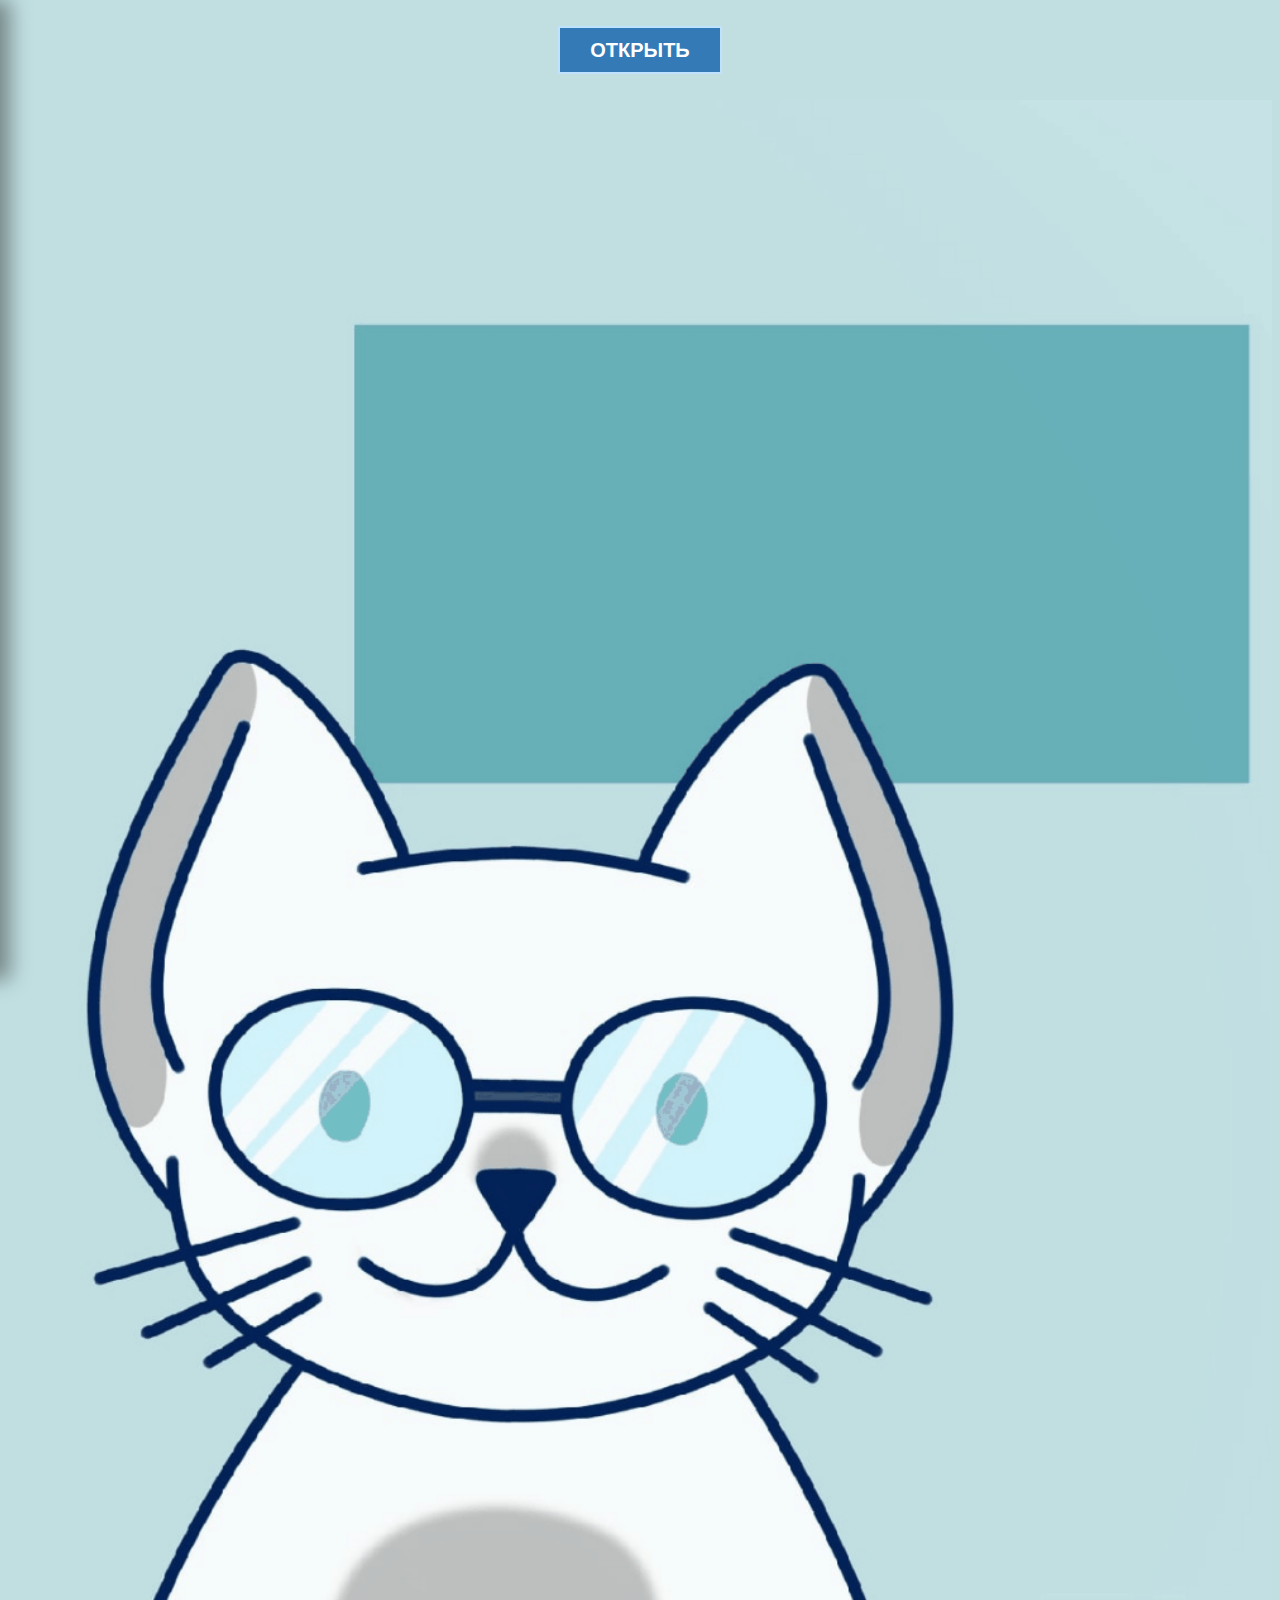
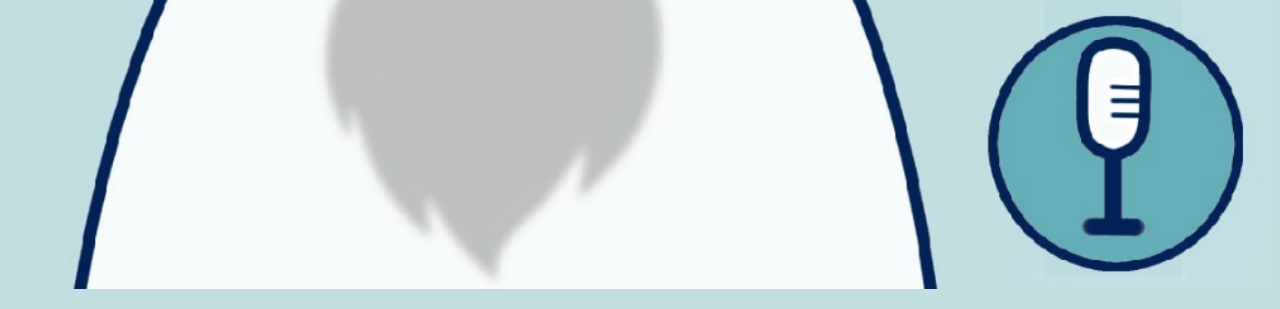
<file: index.html>
<!DOCTYPE html>
<html lang="ru">
<head>
    <meta name="viewport" content="width=device-width, initial-scale=1.0">
    <link rel="stylesheet" href="./styles/style.css">
</head>
<body>
    <p class="bg"></p>
    <input type="checkbox" id="side-checkbox" />
    <div class="side-panel">
        <label class="side-button-2" for="side-checkbox">+</label>    
        <div class="side-title">Главное меню:</div>
        <a href="./pages/info1.html" class="border-button">Новости</a></p>
        <a href="./pages/info2.html" class="border-button">Чат-бот</a></p>
            <a href="./pages/info3.html" class="border-button">Оформление справок/льготы</a></p>
                <a href="./pages/info4.html" class="border-button">Библиотека ВУЗА</a></p>
    </div>
    <div class="side-button-1-wr">
        <label class="side-button-1" for="side-checkbox">
            <div class="side-b side-open">Открыть</div>
            <div class="side-b side-close">Закрыть</div>
        </label>
    </div>
    
    <p><div style="text-align: center;"><img src="./images/2.jpeg.gif" width="100%" height="100%"></p>
    </div>
</body>
</html>
</file>
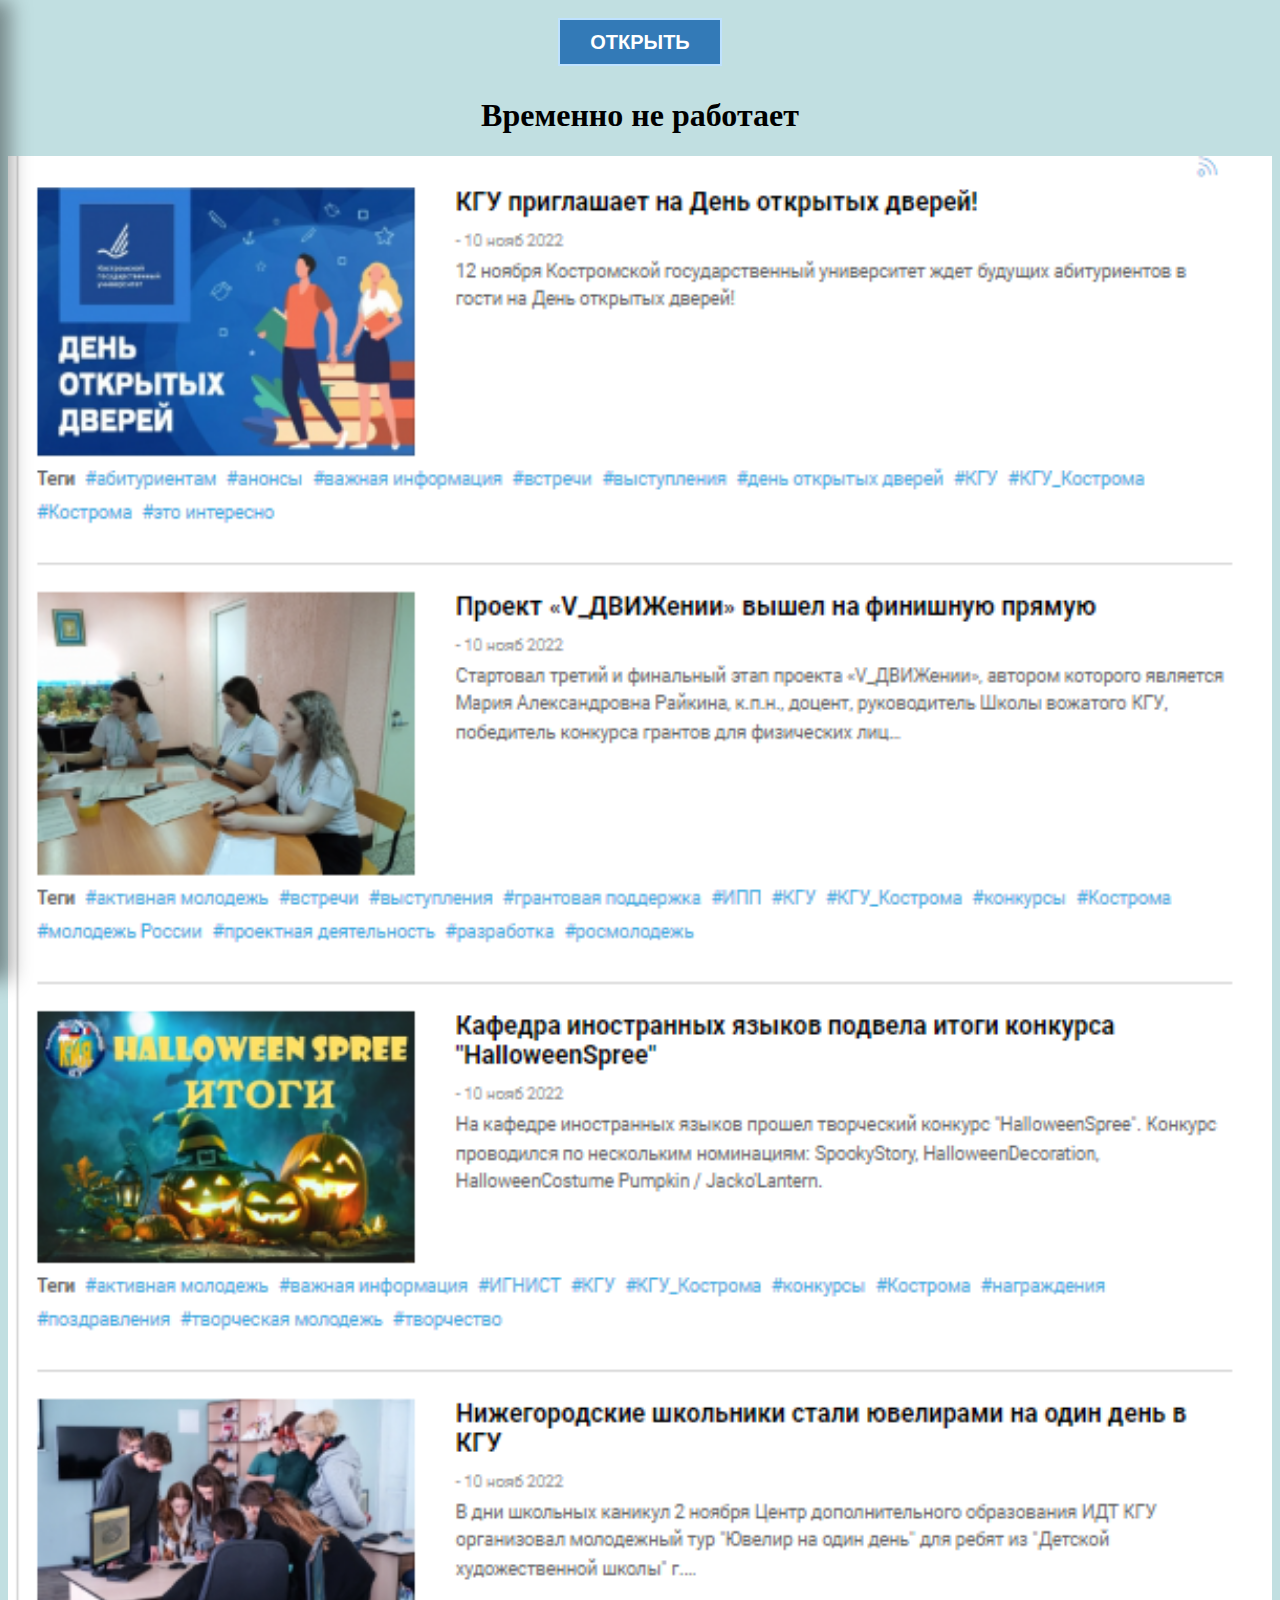
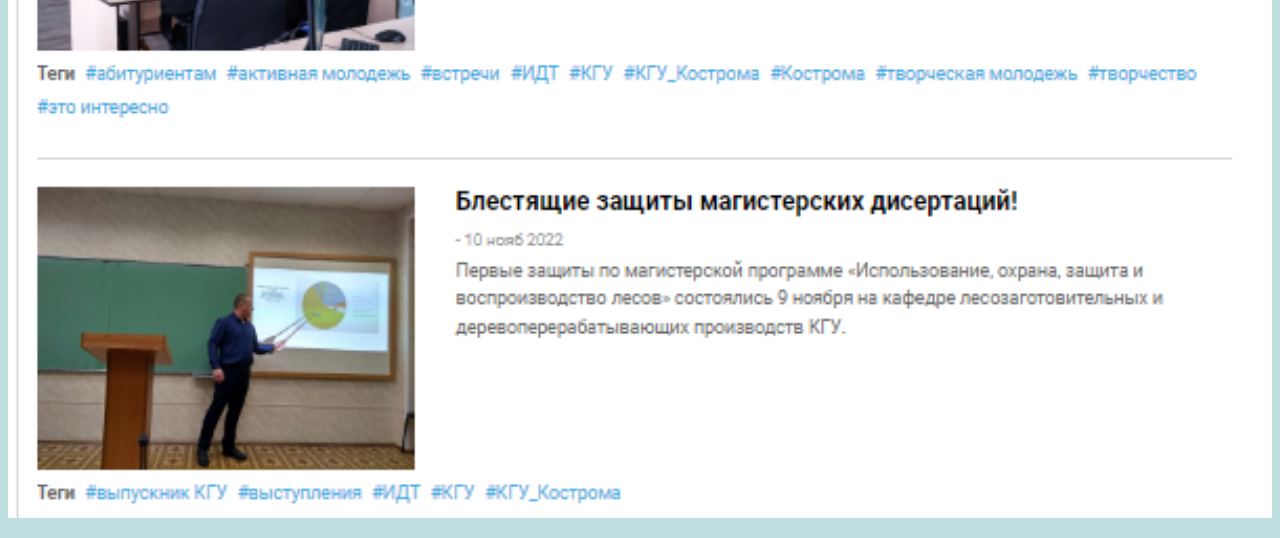
<file: pages/info1.html>
<!DOCTYPE html>
<html lang="ru">
<head>
    <meta name="viewport" content="width=device-width, initial-scale=1.0">
    <link rel="stylesheet" href="../styles/style.css">
</head>
<body>
    
    <input type="checkbox" id="side-checkbox" />
    <div class="side-panel">
        <label class="side-button-2" for="side-checkbox">+</label>    
        <div class="side-title"><a href="../index.html"> На главное меню:</a></div>
        <a href="" class="border-button">Новости</a></p>
        <a href="./info2.html" class="border-button">Чат-бот</a></p>
            <a href="./info3.html" class="border-button">Оформление справок/льготы</a></p>
                <a href="./info4.html" class="border-button">Библиотека ВУЗА</a></p>
    </div>
    <div class="side-button-1-wr">
        <label class="side-button-1" for="side-checkbox">
            <div class="side-b side-open">Открыть</div>
            <div class="side-b side-close">Закрыть</div>
        </label>
    </div>
    <p><div style="text-align: center;"> <h1>Временно не работает</h1><img src="../images/3dd.png" width="100%" height="100%"></p>
</body>
</html>
</file>
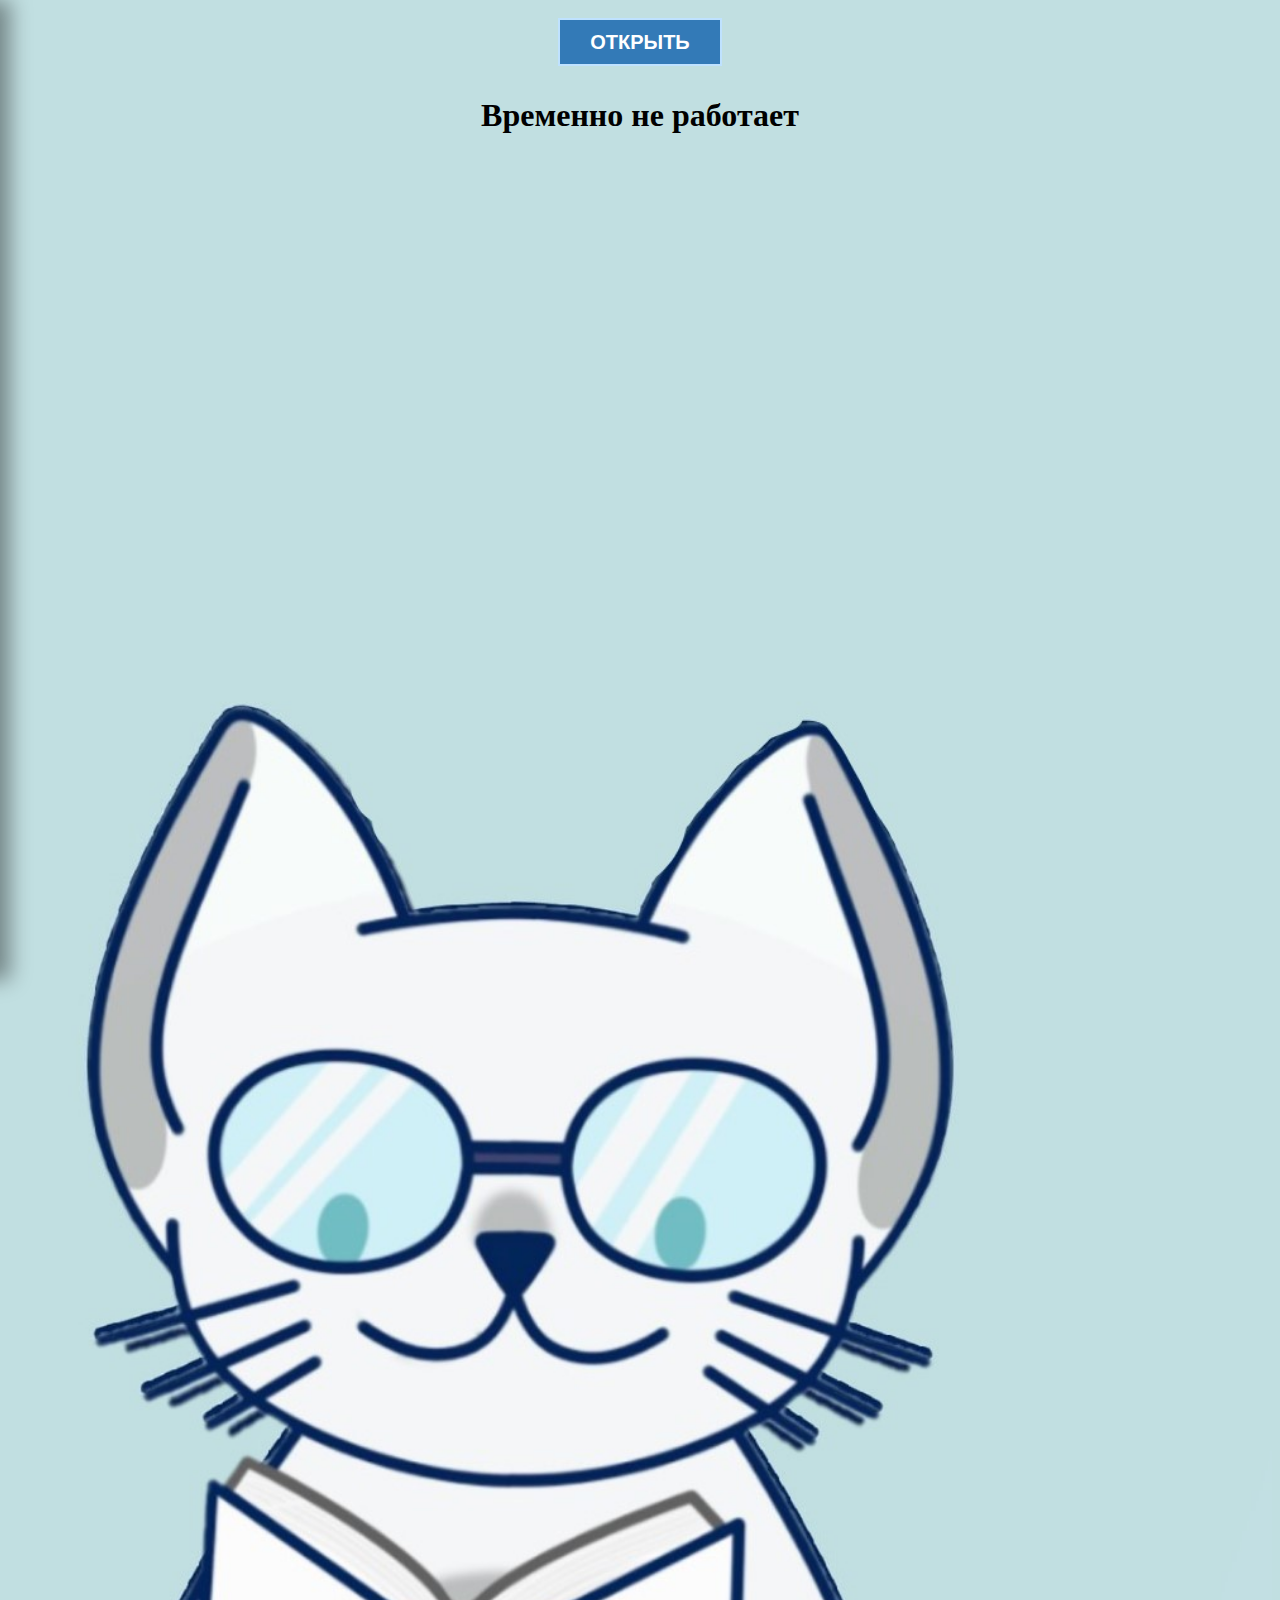
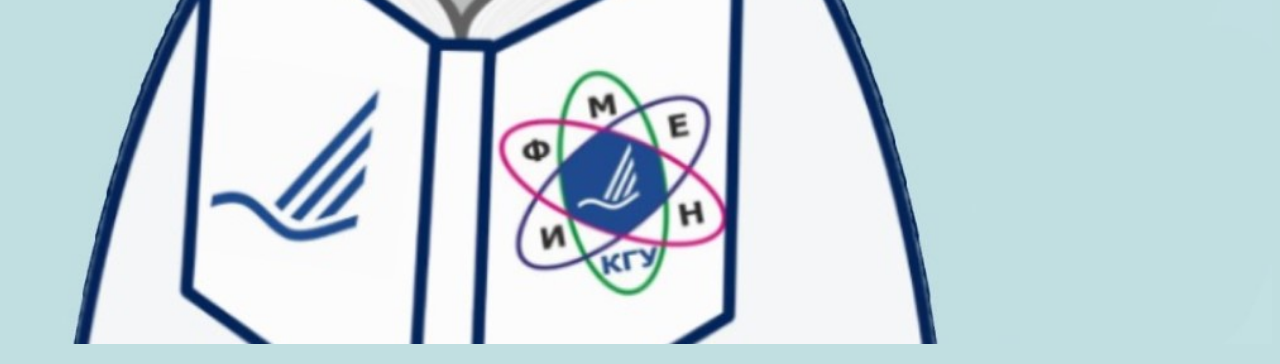
<file: pages/info3.html>
<!DOCTYPE html>
<html lang="ru">
<head>
    <meta name="viewport" content="width=device-width, initial-scale=1.0">
    <link rel="stylesheet" href="../styles/style.css">
<body>
    
       <input type="checkbox" id="side-checkbox" />
    <div class="side-panel">
    <label class="side-button-2" for="side-checkbox">+</label>    
        <div class="side-title"><a href="../index.html"> На главное меню:</a></div>
        <a href="./info1.html" class="border-button">Новости</a></p>
        <a href="./info2.html" class="border-button">Чат-бот</a></p>
            <a href="" class="border-button">Оформление справок/льготы</a></p>
                <a href="./info4.html" class="border-button">Библиотека ВУЗА</a></p>
    </div>
    <div class="side-button-1-wr">
        <label class="side-button-1" for="side-checkbox">
            <div class="side-b side-open">Открыть</div>
            <div class="side-b side-close">Закрыть</div>
        </label>
    </div>
    <p><div style="text-align: center;"> <h1>Временно не работает</h1></p>
        <p><div style="text-align: center ;"><img src="../images/6d.jpg" width="100%" height="100%"></p>
</body>
</html>
</file>
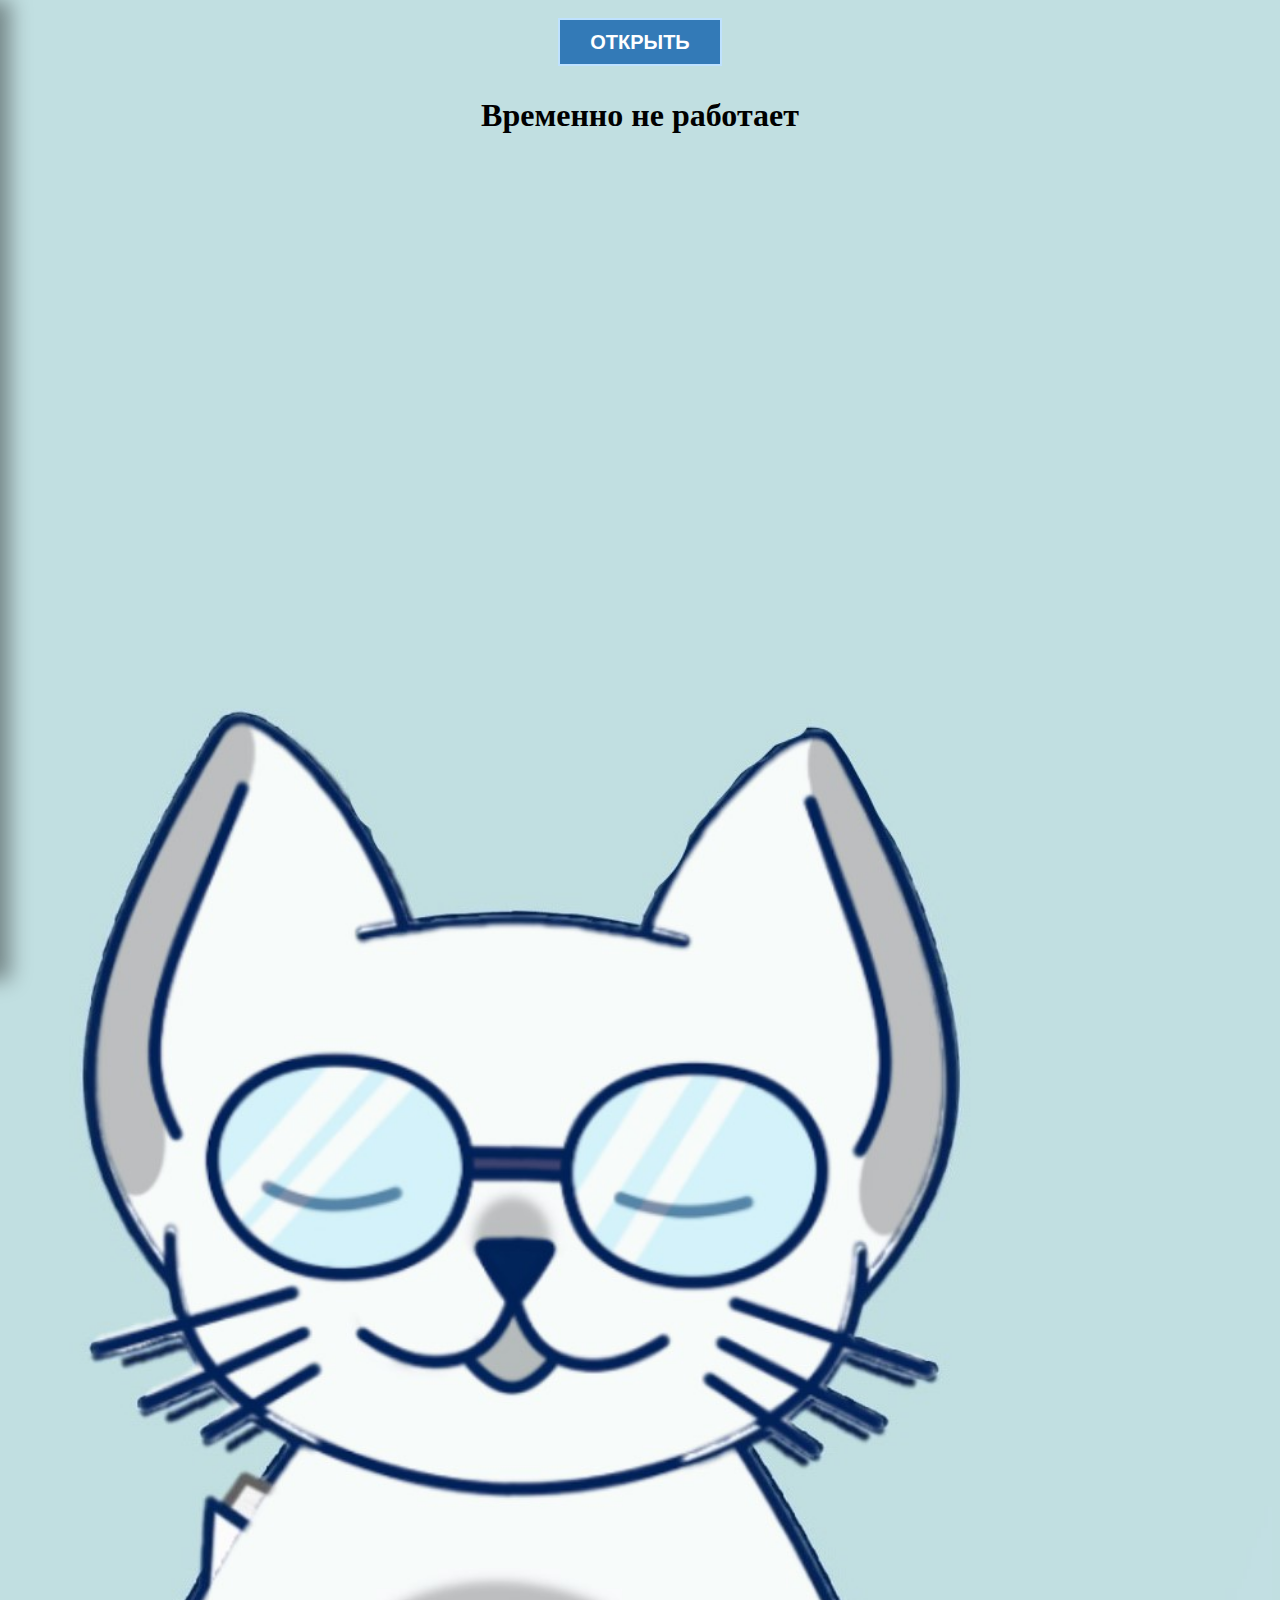
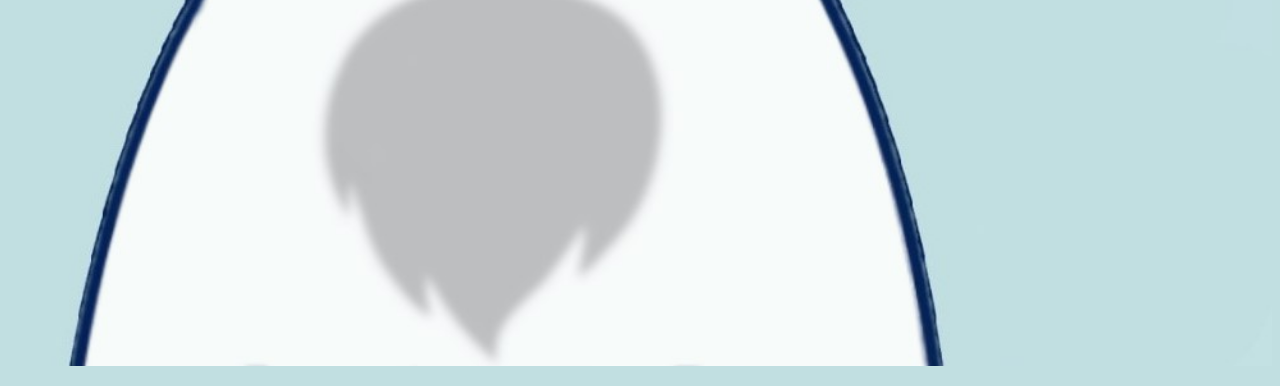
<file: pages/info4.html>
<!DOCTYPE html>
<html lang="ru">
<head>
    <meta name="viewport" content="width=device-width, initial-scale=1.0">
    <link rel="stylesheet" href="../styles/style.css">
</head>
<body>
    
       <input type="checkbox" id="side-checkbox" />
    <div class="side-panel">
    <label class="side-button-2" for="side-checkbox">+</label>    
        <div class="side-title"><a href="../index.html"> На главное меню:</a></div>
        <a href="./info1.html" class="border-button">Новости</a></p>
        <a href="./info2.html" class="border-button">Чат-бот</a></p>
            <a href="./info3.html" class="border-button">Оформление справок/льготы</a></p>
                <a href="" class="border-button">Библиотека ВУЗА</a></p>
    </div>
    <div class="side-button-1-wr">
        <label class="side-button-1" for="side-checkbox">
            <div class="side-b side-open">Открыть</div>
            <div class="side-b side-close">Закрыть</div>
        </label>
    </div>
    <p><div style="text-align: center;"> <h1>Временно не работает</h1>
        <p><div style="text-align: center right;"><img src="../images/7d.jpg" width="100%" height="100%"></p>
</body>
</html>
</file>
<file: styles/style.css>
body {
    background: center center  no-repeat fixed ;
    background-size: cover;
    background-color:#c1dfe1;

}
#side-checkbox {
    display: none;
}
.side-panel {
    position: fixed;
    z-index: 999999;
    top: 0;
    left: -360px;
    background: #337AB7;
    transition: all 0.5s;   
    width: 320px;
    height: 100vh;
    box-shadow: 10px 0 20px rgba(0,0,0,0.4);
    color: #FFF;
    padding: 40px 20px;
}
.side-title {
    font-size: 20px;
    padding-bottom: 10px;
    margin-bottom: 20px;
    border-bottom: 2px solid #BFE2FF;
}
.side-button-1-wr {
    text-align: center; 
}
.side-button-1 {
    display: inline-block;
}
.side-button-1 .side-b {
    margin: 10px;
    text-decoration: none;
    position: relative;
    font-size: 20px;
    line-height: 20px;
    padding: 12px 30px;
    color: #FFF;
    font-weight: bold;
    text-transform: uppercase; 
    font-family: 'Roboto', Тahoma, sans-serif;
    background: #337AB7;
    cursor: pointer; 
    border: 2px solid #BFE2FF;
}
.side-button-1 .side-b:hover,
.side-button-1 .side-b:active,
.side-button-1 .side-b:focus {
    color: #FFF;
}
.side-button-1 .side-b:after,
.side-button-1 .side-b:before {
    position: absolute;
    height: 4px;
    left: 50%;
    bottom: -6px;
    content: "";
    transition: all 280ms ease-in-out;
    width: 0;
}
.side-button-1 .side-open:after,
.side-button-1 .side-open:before {
    background: green;
}
.side-button-1 .side-close:after,
.side-button-1 .side-close:before {
    background: red;
}
.side-button-1 .side-b:before {
    top: -6px;
}
.side-button-1 .side-b:hover:after,
.side-button-1 .side-b:hover:before {
    width: 100%;
    left: 0;
}
.side-button-1 .side-close {
    display: none;
}
#side-checkbox:checked + .side-panel + .side-button-1-wr .side-button-1 .side-open {
    display: none;
}
#side-checkbox:checked + .side-panel + .side-button-1-wr .side-button-1 .side-close {
    display: block;
}
#side-checkbox:checked + .side-panel {
    left: 0;
}
.side-button-2 {
    font-size: 30px;
    border-radius: 20px;
    position: absolute;
    z-index: 1;
    top: 8px;
    right: 8px;
    cursor: pointer;
    transform: rotate(45deg);
    color: #BFE2FF;    
    transition: all 280ms ease-in-out;    
}
.side-button-2:hover {
    transform: rotate(45deg) scale(1.1);    
    color: #FFF;
}
.border-button {
    text-decoration: none;
    display: inline-block;
    padding: 20px 30px;
    margin: 10px 20px;
    position: relative;
    color: white;
    border: 1px solid rgba(255, 255, 255, .4);
    background: none;
    font-weight: 300;
    font-family: 'Montserrat', sans-serif;
    text-transform: uppercase;
    letter-spacing: 2px;
  }
  .border-button:before, .border-button:after {
    content: "";
    position: absolute;
    width: 0;
    height: 0;
    opacity: 0;
    box-sizing: border-box;
  }
  .border-button:before {
    bottom: 0;
    left: 0;
    border-left: 1px solid white;
    border-top: 1px solid white;
    transition: 0s ease opacity .8s, .2s ease width .4s, .2s ease height .6s;
  }
  .border-button:after {
    top: 0;
    right: 0;
    border-right: 1px solid white;
    border-bottom: 1px solid white;
    transition: 0s ease opacity .4s, .2s ease width, .2s ease height .2s;
  }
  .border-button:hover:before, 
  .border-button:hover:after {
    height: 100%;
    width: 100%;
    opacity: 1;
  }
  .border-button:hover:before {
    transition: 0s ease opacity 0s, .2s ease height, .2s ease width .2s;
  }
  .border-button:hover:after {
    transition: 0s ease opacity .4s, .2s ease height .4s, .2s ease width .6s;
  }
  .border-button:hover {
    background: rgba(255, 255, 255, .2);
  }
</file>
